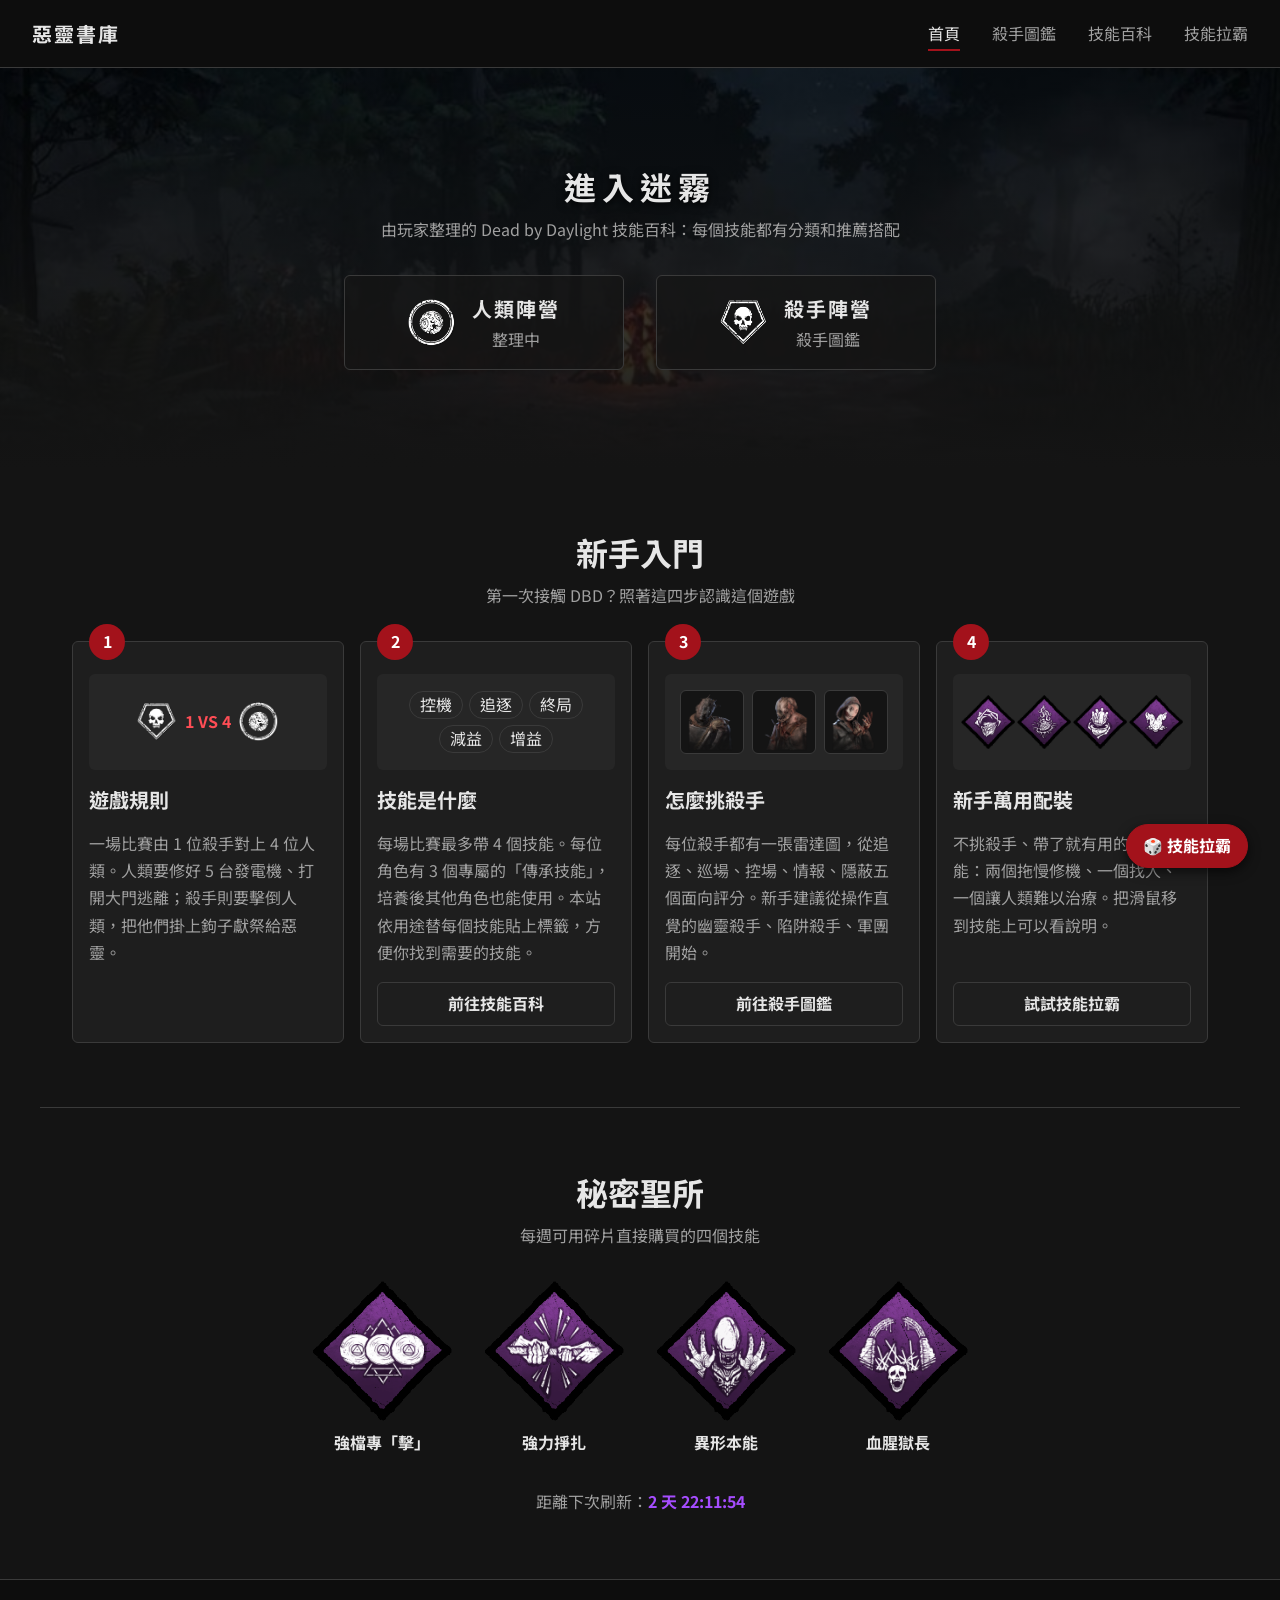
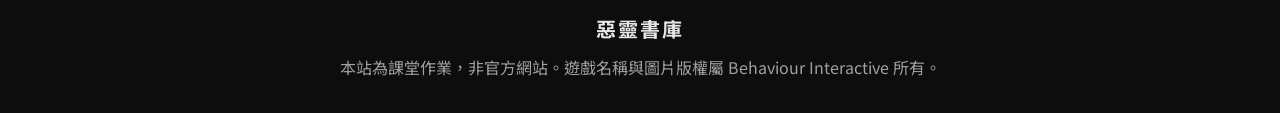
<file: index.html>
<!DOCTYPE html>
<html lang="zh-TW">
<head>
    <meta charset="UTF-8">
    <meta name="viewport" content="width=device-width, initial-scale=1.0">
    <title>惡靈書庫 - DBD 技能百科</title>
    <link rel="preconnect" href="https://fonts.googleapis.com">
    <link rel="preconnect" href="https://fonts.gstatic.com" crossorigin>
    <link href="https://fonts.googleapis.com/css2?family=Noto+Sans+TC:wght@400;700&display=swap" rel="stylesheet">
    <link rel="stylesheet" href="assets/css/style.css">
    <script src="assets/js/site.js"></script>
</head>
<body>
    <!-- 頂部導覽列（每一頁都用同一份） -->
    <header class="navbar">
        <a href="index.html" class="logo">惡靈書庫</a>
        <nav>
            <a href="index.html" class="active">首頁</a>
            <a href="killers.html">殺手圖鑑</a>
            <a href="perks.html">技能百科</a>
            <a href="roulette.html">技能拉霸</a>
        </nav>
    </header>

    <!-- 主視覺：進入迷霧 -->
    <section class="hero-section">
        <h1>進入迷霧</h1>
        <p class="hero-tagline">由玩家整理的 Dead by Daylight 技能百科：每個技能都有分類和推薦搭配</p>
        <div class="hero-content">
            <a href="survivors.html" class="camp-card">
                <img src="assets/images/icon/survivor.webp" alt="" class="camp-icon">
                <span>人類陣營<span class="camp-note">整理中</span></span>
            </a>
            <a href="killers.html" class="camp-card">
                <img src="assets/images/icon/killer.webp" alt="" class="camp-icon">
                <span>殺手陣營<span class="camp-note">殺手圖鑑</span></span>
            </a>
        </div>
    </section>

    <!-- 新手入門 -->
    <section class="section guide-section">
        <h2 class="section-title">新手入門</h2>
        <p class="section-subtitle">第一次接觸 DBD？照著這四步認識這個遊戲</p>

        <div class="guide-steps">
            <!-- 1. 遊戲規則 -->
            <article class="guide-card">
                <div class="guide-visual">
                    <img src="assets/images/icon/killer.webp" alt="殺手" class="camp-icon">
                    <span class="vs-text">1 VS 4</span>
                    <img src="assets/images/icon/survivor.webp" alt="人類" class="camp-icon">
                </div>
                <h3>遊戲規則</h3>
                <p>一場比賽由 1 位殺手對上 4 位人類。人類要修好 5 台發電機、打開大門逃離；殺手則要擊倒人類，把他們掛上鉤子獻祭給惡靈。</p>
            </article>

            <!-- 2. 技能是什麼 -->
            <article class="guide-card">
                <div class="guide-visual">
                    <div class="tag-list">
                        <span class="tag">控機</span>
                        <span class="tag">追逐</span>
                        <span class="tag">終局</span>
                        <span class="tag">減益</span>
                        <span class="tag">增益</span>
                    </div>
                </div>
                <h3>技能是什麼</h3>
                <p>每場比賽最多帶 4 個技能。每位角色有 3 個專屬的「傳承技能」，培養後其他角色也能使用。本站依用途替每個技能貼上標籤，方便你找到需要的技能。</p>
                <a href="perks.html" class="btn btn-ghost">前往技能百科</a>
            </article>

            <!-- 3. 怎麼挑殺手 -->
            <article class="guide-card">
                <div class="guide-visual">
                    <a href="killers.html#wraith" title="幽靈殺手"><img src="assets/images/chara/killers/Wraith.png" alt="幽靈殺手" class="mini-killer"></a>
                    <a href="killers.html#trapper" title="陷阱殺手"><img src="assets/images/chara/killers/Trapper.png" alt="陷阱殺手" class="mini-killer"></a>
                    <a href="killers.html#legion" title="軍團"><img src="assets/images/chara/killers/Legion.png" alt="軍團" class="mini-killer"></a>
                </div>
                <h3>怎麼挑殺手</h3>
                <p>每位殺手都有一張雷達圖，從追逐、巡場、控場、情報、隱蔽五個面向評分。新手建議從操作直覺的幽靈殺手、陷阱殺手、軍團開始。</p>
                <a href="killers.html" class="btn btn-ghost">前往殺手圖鑑</a>
            </article>

            <!-- 4. 萬用配裝 -->
            <article class="guide-card">
                <div class="guide-visual">
                    <!-- 由 main.js 依 beginnerBuildIds 填入 -->
                    <div class="perk-grid perk-grid--sm" id="beginner-build"></div>
                </div>
                <h3>新手萬用配裝</h3>
                <p>不挑殺手、帶了就有用的四個技能：兩個拖慢修機、一個找人、一個讓人類難以治療。把滑鼠移到技能上可以看說明。</p>
                <a href="roulette.html" class="btn btn-ghost">試試技能拉霸</a>
            </article>
        </div>
    </section>

    <!-- 秘密聖所 -->
    <section class="section shrine-section">
        <h2 class="section-title">秘密聖所</h2>
        <p class="section-subtitle">每週可用碎片直接購買的四個技能</p>
        <!-- 由 main.js 依 shrinePerkIds 填入 -->
        <div class="perk-grid" id="shrine-grid"></div>
        <p class="countdown">距離下次刷新：<span id="shrine-countdown">--</span></p>
    </section>

    <!-- 右下角：技能拉霸 -->
    <a href="roulette.html" class="btn btn-primary fab-roulette">🎲 技能拉霸</a>

    <!-- 頁尾 -->
    <footer class="footer">
        <span class="logo">惡靈書庫</span>
        <p>本站為課堂作業，非官方網站。遊戲名稱與圖片版權屬 Behaviour Interactive 所有。</p>
    </footer>

    <!-- 全站共用的技能提示框（預設隱藏） -->
    <div id="js-tooltip" class="js-tooltip">
        <h4 id="tt-name"></h4>
        <p id="tt-owner" class="perk-owner"></p>
        <div id="tt-tags" class="tag-list"></div>
        <p id="tt-desc" class="perk-desc"></p>
    </div>

    <script src="assets/js/main.js"></script>
</body>
</html>
</file>
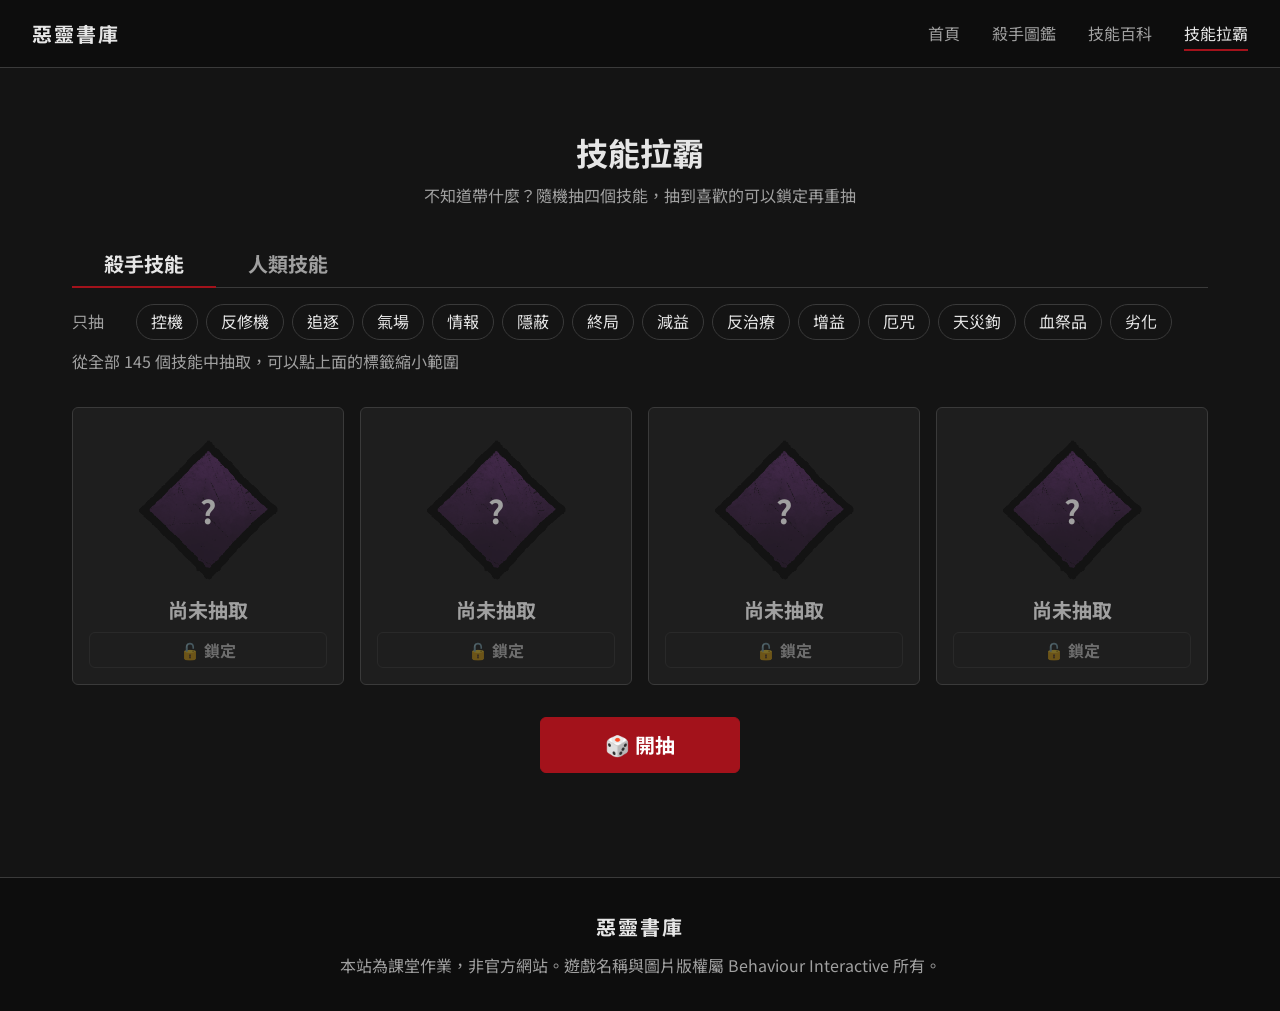
<file: roulette.html>
<!DOCTYPE html>
<html lang="zh-TW">
<head>
    <meta charset="UTF-8">
    <meta name="viewport" content="width=device-width, initial-scale=1.0">
    <title>技能拉霸 - 惡靈書庫</title>
    <link rel="preconnect" href="https://fonts.googleapis.com">
    <link rel="preconnect" href="https://fonts.gstatic.com" crossorigin>
    <link href="https://fonts.googleapis.com/css2?family=Noto+Sans+TC:wght@400;700&display=swap" rel="stylesheet">
    <link rel="stylesheet" href="assets/css/style.css">
    <script src="assets/js/site.js"></script>
</head>
<body>
    <header class="navbar">
        <a href="index.html" class="logo">惡靈書庫</a>
        <nav>
            <a href="index.html">首頁</a>
            <a href="killers.html">殺手圖鑑</a>
            <a href="perks.html">技能百科</a>
            <a href="roulette.html" class="active">技能拉霸</a>
        </nav>
    </header>

    <main class="section">
        <h1 class="section-title">技能拉霸</h1>
        <p class="section-subtitle">不知道帶什麼？隨機抽四個技能，抽到喜歡的可以鎖定再重抽</p>

        <div class="role-tabs roulette-tabs" role="tablist">
            <button class="role-tab active" data-role="killer" role="tab">殺手技能</button>
            <button class="role-tab" data-role="survivor" role="tab">人類技能</button>
        </div>

        <!-- 抽取範圍：由 roulette.js 依資料產生 -->
        <div class="pool-filter">
            <span class="filter-label">只抽</span>
            <div class="tag-list tag-filter" id="pool-tags"></div>
        </div>
        <p class="muted pool-hint" id="pool-hint"></p>

        <!-- 四個拉霸格 -->
        <div class="slot-row" id="slot-row"></div>

        <div class="roll-area">
            <button class="btn btn-primary btn-roll" id="roll-btn">🎲 開抽</button>
            <p class="muted" id="roll-msg"></p>
        </div>

        <!-- 搭配提示 -->
        <section class="combo-section" id="combo-section">
            <h2 class="combo-title">這組的搭配</h2>
            <div class="combo-list" id="combo-list"></div>
        </section>
    </main>

    <footer class="footer">
        <span class="logo">惡靈書庫</span>
        <p>本站為課堂作業，非官方網站。遊戲名稱與圖片版權屬 Behaviour Interactive 所有。</p>
    </footer>

    <script src="assets/js/perk-common.js"></script>
    <script src="assets/js/roulette.js"></script>
</body>
</html>
</file>
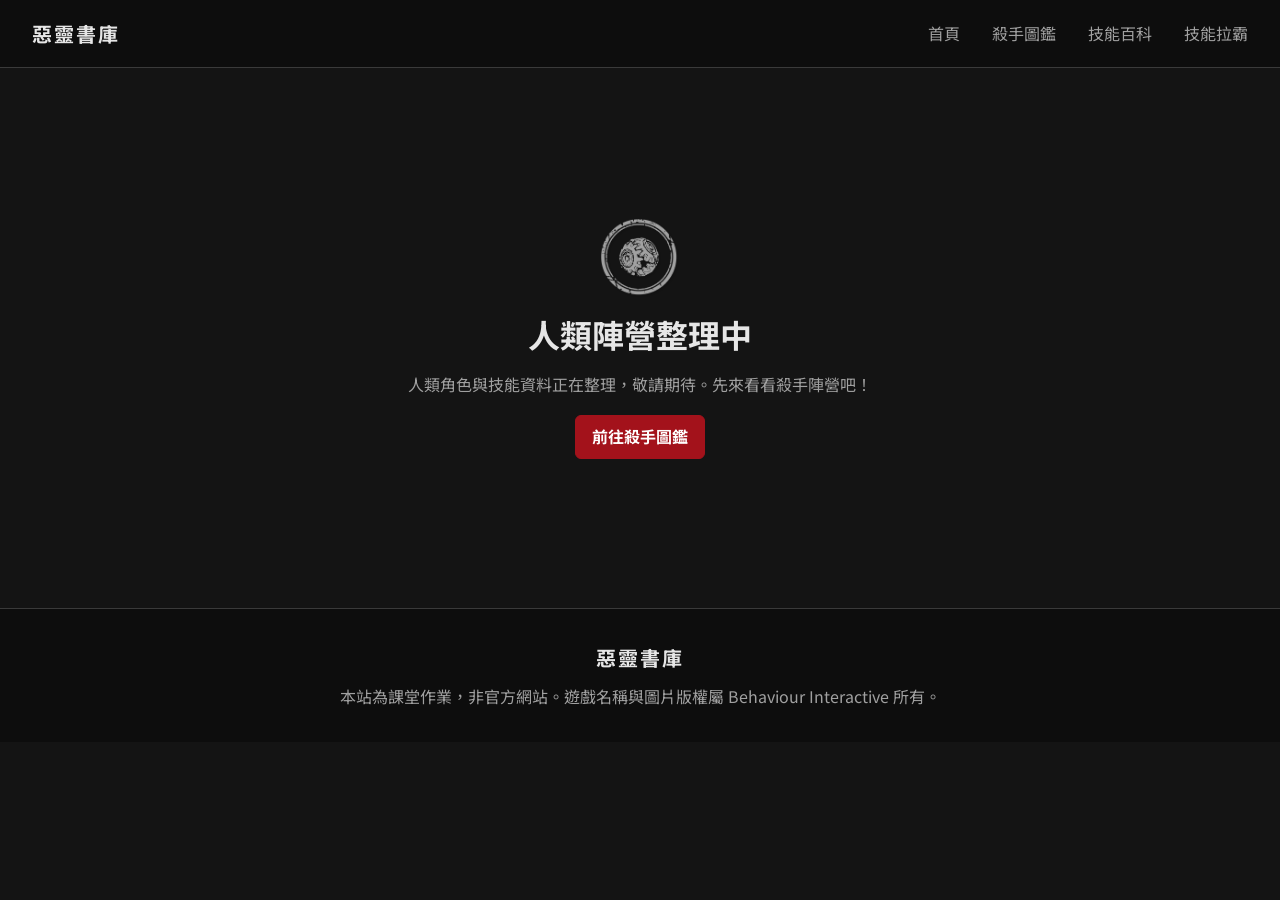
<file: survivors.html>
<!DOCTYPE html>
<html lang="zh-TW">
<head>
    <meta charset="UTF-8">
    <meta name="viewport" content="width=device-width, initial-scale=1.0">
    <title>人類陣營 - 惡靈書庫</title>
    <link rel="preconnect" href="https://fonts.googleapis.com">
    <link rel="preconnect" href="https://fonts.gstatic.com" crossorigin>
    <link href="https://fonts.googleapis.com/css2?family=Noto+Sans+TC:wght@400;700&display=swap" rel="stylesheet">
    <link rel="stylesheet" href="assets/css/style.css">
    <script src="assets/js/site.js"></script>
</head>
<body>
    <header class="navbar">
        <a href="index.html" class="logo">惡靈書庫</a>
        <nav>
            <a href="index.html">首頁</a>
            <a href="killers.html">殺手圖鑑</a>
            <a href="perks.html">技能百科</a>
            <a href="roulette.html">技能拉霸</a>
        </nav>
    </header>

    <main class="wip">
        <img src="assets/images/icon/survivor.webp" alt="" class="camp-icon">
        <h1>人類陣營整理中</h1>
        <p class="muted">人類角色與技能資料正在整理，敬請期待。先來看看殺手陣營吧！</p>
        <a href="killers.html" class="btn btn-primary">前往殺手圖鑑</a>
    </main>

    <footer class="footer">
        <span class="logo">惡靈書庫</span>
        <p>本站為課堂作業，非官方網站。遊戲名稱與圖片版權屬 Behaviour Interactive 所有。</p>
    </footer>
</body>
</html>
</file>
<file: assets/css/style.css>
/* =========================================
   設計規則（全站共用，請優先改這裡）
   - 字級 3 種：--fs-lg / --fs-md / --fs-sm
   - 字型 1 種：Noto Sans TC（備援：微軟正黑體）
   - 色相 3 種：灰階（中性）＋ 血紅（主色）＋ 紫色（技能專用）
   - 按鈕 2 種：.btn-primary（紅底）/ .btn-ghost（灰框）
   ========================================= */
:root {
    /* 字級 */
    --fs-lg: 32px;   /* 大標：頁面與區塊標題 */
    --fs-md: 20px;   /* 小標：卡片標題、按鈕、Logo */
    --fs-sm: 16px;   /* 內文 */

    /* 字型 */
    --font: 'Noto Sans TC', '微軟正黑體', 'Microsoft JhengHei', sans-serif;

    /* 灰階 */
    --c-bg: #141414;
    --c-surface: #1e1e1e;
    --c-surface-2: #262626;
    --c-border: #3a3a3a;
    --c-text: #e6e6e6;
    --c-muted: #a0a0a0;

    /* 主色：血紅 */
    --c-red: #a3121b;
    --c-red-hover: #c41a24;
    --c-red-light: #ff4d55;

    /* 輔助色：紫（只用在技能相關） */
    --c-purple: #a64dff;
    --c-purple-glow: rgba(166, 77, 255, 0.45);

    /* 間距與圓角 */
    --gap-sm: 8px;
    --gap-md: 16px;
    --gap-lg: 32px;
    --gap-xl: 64px;
    --radius: 6px;
    --page-max: 1200px;
}

/* #region 全域 */
* {
    box-sizing: border-box;
    margin: 0;
    padding: 0;
}

body {
    font-family: var(--font);
    font-size: var(--fs-sm);
    background-color: var(--c-bg);
    color: var(--c-text);
    line-height: 1.7;
}

img { display: block; }

a { color: inherit; }

h1, h2 { font-size: var(--fs-lg); line-height: 1.3; }
h3, h4 { font-size: var(--fs-md); line-height: 1.4; }

.muted { color: var(--c-muted); }

/* 區塊共用 */
.section {
    max-width: var(--page-max);
    margin: 0 auto;
    padding: var(--gap-xl) var(--gap-lg);
}

.section-title {
    text-align: center;
    margin-bottom: var(--gap-sm);
}

.section-subtitle {
    text-align: center;
    color: var(--c-muted);
    margin-bottom: var(--gap-lg);
}

.section + .section { border-top: 1px solid var(--c-border); }
/* #endregion */

/* #region 按鈕（全站只有這兩種） */
.btn {
    display: inline-flex;
    align-items: center;
    justify-content: center;
    gap: var(--gap-sm);
    height: 44px;
    padding: 0 var(--gap-md);
    border-radius: var(--radius);
    font-family: inherit;
    font-size: var(--fs-sm);
    font-weight: bold;
    text-decoration: none;
    cursor: pointer;
    transition: background-color 0.2s, border-color 0.2s, color 0.2s;
}

.btn-primary {
    background-color: var(--c-red);
    border: 1px solid var(--c-red);
    color: #fff;
}
.btn-primary:hover { background-color: var(--c-red-hover); border-color: var(--c-red-hover); }

.btn-ghost {
    background-color: transparent;
    border: 1px solid var(--c-border);
    color: var(--c-text);
}
.btn-ghost:hover { border-color: var(--c-red-light); color: var(--c-red-light); }
/* #endregion */

/* #region 導覽列 */
.navbar {
    display: flex;
    justify-content: space-between;
    align-items: center;
    flex-wrap: wrap;
    gap: var(--gap-md);
    padding: var(--gap-md) var(--gap-lg);
    background-color: #0d0d0d;
    border-bottom: 1px solid var(--c-border);
    position: sticky;
    top: 0;
    z-index: 100;
}

.logo {
    font-size: var(--fs-md);
    font-weight: bold;
    text-decoration: none;
    letter-spacing: 2px;
}

.navbar nav {
    display: flex;
    flex-wrap: wrap;
    gap: var(--gap-lg);
}

.navbar nav a {
    text-decoration: none;
    color: var(--c-muted);
    padding: 4px 0;
    border-bottom: 2px solid transparent;
    transition: color 0.2s, border-color 0.2s;
}

.navbar nav a:hover { color: var(--c-text); }

.navbar nav a.active {
    color: var(--c-text);
    border-bottom-color: var(--c-red);
}
/* #endregion */

/* #region 首頁：主視覺 */
.hero-section {
    min-height: 400px;
    display: flex;
    flex-direction: column;
    justify-content: center;
    align-items: center;
    text-align: center;
    padding: var(--gap-xl) var(--gap-md);

    background-image:
        linear-gradient(rgba(0, 0, 0, 0.55), rgba(20, 20, 20, 1)),
        url('../images/lobby.jpeg');
    background-size: cover;
    background-position: center;
}

.hero-section h1 {
    letter-spacing: 6px;
    text-shadow: 0 2px 8px #000;
}

.hero-tagline {
    color: var(--c-muted);
    margin: var(--gap-sm) 0 var(--gap-lg);
}

.hero-content {
    display: flex;
    flex-wrap: wrap;
    justify-content: center;
    gap: var(--gap-lg);
}

/* 雙陣營入口 */
.camp-card {
    display: flex;
    align-items: center;
    justify-content: center;
    gap: var(--gap-md);
    width: 280px;
    padding: var(--gap-md) var(--gap-lg);
    background-color: rgba(20, 20, 20, 0.75);
    border: 1px solid var(--c-border);
    border-radius: var(--radius);
    color: var(--c-text);
    text-decoration: none;
    font-size: var(--fs-md);
    font-weight: bold;
    letter-spacing: 2px;
    transition: border-color 0.2s, transform 0.2s;
}

.camp-card:hover {
    border-color: var(--c-red-light);
    transform: translateY(-2px);
}

.camp-icon {
    width: 48px;
    height: 48px;
    object-fit: contain;
}

.camp-note {
    display: block;
    font-size: var(--fs-sm);
    font-weight: normal;
    color: var(--c-muted);
    letter-spacing: 0;
}
/* #endregion */

/* #region 首頁：新手入門 */
.guide-steps {
    display: grid;
    grid-template-columns: repeat(4, 1fr);
    gap: var(--gap-md);
    counter-reset: step;
}

.guide-card {
    display: flex;
    flex-direction: column;
    gap: var(--gap-md);
    padding: var(--gap-lg) var(--gap-md) var(--gap-md);
    background-color: var(--c-surface);
    border: 1px solid var(--c-border);
    border-radius: var(--radius);
    position: relative;
}

/* 步驟編號 */
.guide-card::before {
    counter-increment: step;
    content: counter(step);
    position: absolute;
    top: -18px;
    left: var(--gap-md);
    width: 36px;
    height: 36px;
    border-radius: 50%;
    background-color: var(--c-red);
    color: #fff;
    font-weight: bold;
    display: flex;
    align-items: center;
    justify-content: center;
}

.guide-card p { color: var(--c-muted); }

/* 卡片裡的視覺區（固定高度讓四張卡對齊） */
.guide-visual {
    height: 96px;
    display: flex;
    align-items: center;
    justify-content: center;
    gap: var(--gap-sm);
    background-color: var(--c-surface-2);
    border-radius: var(--radius);
}

.guide-visual .camp-icon { width: 40px; height: 40px; }

.vs-text { font-weight: bold; color: var(--c-red-light); }

.tag-list {
    display: flex;
    flex-wrap: wrap;
    justify-content: center;
    gap: 6px;
    padding: 0 var(--gap-sm);
}

/* 小人頭（推薦殺手） */
.mini-killer {
    width: 64px;
    height: 64px;
    object-fit: cover;
    object-position: top;
    border: 1px solid var(--c-border);
    border-radius: var(--radius);
    background-color: var(--c-bg);
}

.guide-card .btn { margin-top: auto; }

.guide-list {
    list-style: none;
    color: var(--c-muted);
}
.guide-list b { color: var(--c-text); }
/* #endregion */

/* #region 技能標籤 */
.tag {
    display: inline-block;
    padding: 0 10px;
    border: 1px solid var(--c-border);
    border-radius: 999px;
    color: var(--c-text);
    font-size: var(--fs-sm);
    line-height: 1.6;
    white-space: nowrap;
}
/* #endregion */

/* #region 技能菱形圖示（全站共用） */
.perk-grid {
    display: flex;
    flex-wrap: wrap;
    justify-content: center;
    gap: var(--gap-lg);
}

.perk-item {
    display: flex;
    flex-direction: column;
    align-items: center;
    cursor: pointer;
    width: 140px;
    text-align: center;
}

.perk-image-wrapper {
    position: relative;
    width: 140px;
    height: 140px;
    margin-bottom: var(--gap-sm);
    transition: transform 0.3s ease, filter 0.3s ease;
}

.diamond-bg {
    width: 100%;
    height: 100%;
    object-fit: contain;
}

.perk-icon {
    position: absolute;
    top: 50%;
    left: 50%;
    transform: translate(-50%, -50%);
    width: 80%;
    height: auto;
    z-index: 2;
}

.perk-item:hover .perk-image-wrapper {
    transform: scale(1.05);
    filter: drop-shadow(0 0 16px var(--c-purple-glow));
}

.perk-item p { font-weight: bold; }

/* 小尺寸版本（新手入門卡片用） */
.perk-grid.perk-grid--sm { gap: 2px; flex-wrap: nowrap; }
.perk-grid--sm .perk-item { width: auto; }
.perk-grid--sm .perk-image-wrapper { width: 54px; height: 54px; margin-bottom: 0; }
.perk-grid--sm .perk-item p { display: none; }
/* #endregion */

/* #region 首頁：秘密聖所 */
.shrine-section .perk-grid { margin-bottom: var(--gap-lg); }

.countdown {
    text-align: center;
    color: var(--c-muted);
}

.countdown span {
    color: var(--c-purple);
    font-weight: bold;
    font-variant-numeric: tabular-nums;
}
/* #endregion */

/* #region 頁尾 */
.footer {
    background-color: #0d0d0d;
    border-top: 1px solid var(--c-border);
    padding: var(--gap-lg);
    text-align: center;
    color: var(--c-muted);
}

.footer .logo { display: block; color: var(--c-text); margin-bottom: var(--gap-sm); }
/* #endregion */

/* #region 右下角拉霸按鈕 */
.fab-roulette {
    position: fixed;
    bottom: var(--gap-lg);
    right: var(--gap-lg);
    z-index: 50;
    border-radius: 999px;
    box-shadow: 0 4px 12px rgba(0, 0, 0, 0.6);
}
/* #endregion */

/* #region 技能提示框 */
.js-tooltip {
    position: fixed;
    width: 280px;
    background-color: rgba(13, 13, 13, 0.96);
    border: 1px solid var(--c-border);
    border-top: 2px solid var(--c-purple);
    border-radius: var(--radius);
    padding: var(--gap-md);
    text-align: left;
    box-shadow: 0 8px 20px rgba(0, 0, 0, 0.8);
    z-index: 9999;
    opacity: 0;
    visibility: hidden;
    pointer-events: none;
    transition: opacity 0.2s ease;
}

.js-tooltip.show { opacity: 1; visibility: visible; }

.js-tooltip h4 {
    color: #fff;
    border-bottom: 1px solid var(--c-border);
    padding-bottom: 4px;
    margin-bottom: 4px;
}

.perk-owner { color: var(--c-muted); }

.perk-desc { color: var(--c-text); margin-top: var(--gap-sm); white-space: pre-line; }

.js-tooltip .tag-list { justify-content: flex-start; padding: 0; margin-top: var(--gap-sm); }
/* #endregion */

/* #region 建置中頁面 */
.wip {
    min-height: 60vh;
    display: flex;
    flex-direction: column;
    align-items: center;
    justify-content: center;
    gap: var(--gap-md);
    text-align: center;
    padding: var(--gap-xl) var(--gap-md);
}
.wip .camp-icon { width: 80px; height: 80px; opacity: 0.6; }
/* #endregion */

/* #region 殺手圖鑑頁 */
.killers-grid {
    display: grid;
    grid-template-columns: repeat(auto-fill, minmax(140px, 1fr));
    gap: var(--gap-md);
}

.killer-card {
    display: flex;
    flex-direction: column;
    align-items: center;
    gap: var(--gap-sm);
    background: none;
    border: none;
    color: var(--c-text);
    font-family: inherit;
    font-size: var(--fs-sm);
    cursor: pointer;
}

.killer-image-wrapper {
    position: relative;
    width: 100%;
    aspect-ratio: 1;
    transition: transform 0.3s ease, filter 0.3s ease;
}

.killer-card:hover .killer-image-wrapper {
    transform: scale(1.06);
    filter: drop-shadow(0 0 12px rgba(163, 18, 27, 0.8));
}

.killer-card:hover .killer-card-name { color: var(--c-red-light); }

.killer-bg, .killer-faction, .killer-icon {
    position: absolute;
    inset: 0;
    width: 100%;
    height: 100%;
    object-fit: contain;
    pointer-events: none;
}
.killer-faction { z-index: 1; }
.killer-icon { z-index: 2; }
/* #endregion */

/* #region 殺手詳細視窗 */
.modal-overlay {
    position: fixed;
    inset: 0;
    background: rgba(0, 0, 0, 0.85);
    display: none;
    justify-content: center;
    align-items: center;
    z-index: 9999;
}

.modal-overlay.show { display: flex; }

.modal-content { position: relative; }

.close-btn {
    position: absolute;
    top: var(--gap-sm);
    right: var(--gap-md);
    font-size: var(--fs-lg);
    color: var(--c-muted);
    cursor: pointer;
    line-height: 1;
    z-index: 10;
    transition: color 0.2s;
}
.close-btn:hover { color: var(--c-red-light); }

.large-modal {
    width: 920px;
    max-width: 95vw;
    max-height: 88vh;
    overflow-y: auto;
    padding: var(--gap-lg);
    background-color: #121212;
    border: 1px solid var(--c-border);
    border-top: 2px solid var(--c-red);
    border-radius: var(--radius);
}

.modal-top-section {
    display: flex;
    gap: var(--gap-lg);
    align-items: flex-start;
}

.modal-left-col { display: flex; flex-direction: column; gap: var(--gap-md); }

.portrait-group { display: flex; gap: var(--gap-md); }

/* 立繪框：正方形，和角色圖比例一致 */
.m-portrait {
    position: relative;
    width: 300px;
    aspect-ratio: 1;
    flex-shrink: 0;
}

.m-portrait-bg,
.m-portrait-img {
    position: absolute;
    inset: 0;
    width: 100%;
    height: 100%;
    object-fit: contain;
}

.m-portrait-img { z-index: 1; }

/* 傳承技能（直排三個） */
.m-perks-col {
    display: flex;
    flex-direction: column;
    justify-content: space-around;
    width: 110px;
}

.m-perk {
    display: flex;
    flex-direction: column;
    align-items: center;
    text-align: center;
    text-decoration: none;
    color: var(--c-text);
    line-height: 1.3;
}

.m-perk .perk-image-wrapper { width: 80px; height: 80px; margin: 0; }
.m-perk:hover .perk-image-wrapper { transform: scale(1.05); filter: drop-shadow(0 0 12px var(--c-purple-glow)); }
.m-perk:hover span { color: var(--c-purple); }

.m-base-stats {
    display: grid;
    grid-template-columns: repeat(3, 1fr);
    gap: var(--gap-sm);
    padding: var(--gap-sm) var(--gap-md);
    background: var(--c-surface);
    border: 1px solid var(--c-border);
    border-radius: var(--radius);
}

.stat-item {
    display: flex;
    flex-direction: column;
    align-items: center;
    text-align: center;
    line-height: 1.4;
}
.stat-icon { width: 20px; height: 20px; object-fit: contain; }

.info-group { flex: 1; display: flex; flex-direction: column; min-width: 0; }

.text-stats h2 { color: #fff; }

.radar-section {
    display: flex;
    flex-direction: column;
    align-items: center;
    margin-top: var(--gap-md);
}

.radar-title { color: var(--c-muted); letter-spacing: 2px; }

.radar-container {
    position: relative;
    width: 100%;
    max-width: 340px;
    aspect-ratio: 1;
}

.radar-empty {
    position: absolute;
    inset: 0;
    display: none;
    align-items: center;
    justify-content: center;
    border: 1px dashed var(--c-border);
    border-radius: 50%;
}

.modal-divider {
    border: none;
    border-top: 1px solid var(--c-border);
    margin: var(--gap-lg) 0;
}

/* 能力介紹 */
.power-section {
    display: flex;
    gap: var(--gap-lg);
    align-items: flex-start;
}

.power-icon-box {
    flex-shrink: 0;
    width: 112px;
    height: 112px;
    padding: var(--gap-sm);
    background: var(--c-surface);
    border: 1px solid var(--c-border);
    border-radius: var(--radius);
}

.power-icon { width: 100%; height: 100%; object-fit: contain; }

.power-label { letter-spacing: 2px; }
.power-text h3 { color: var(--c-red-light); margin-bottom: var(--gap-sm); }
.power-text p#m-power-desc { line-height: 1.8; white-space: pre-line; }
/* #endregion */

/* #region 技能百科頁 */
.btn-sm { height: 36px; }

.perk-toolbar {
    display: flex;
    flex-direction: column;
    gap: var(--gap-md);
    margin-bottom: var(--gap-lg);
}

/* 殺手 / 人類分頁 */
.role-tabs {
    display: flex;
    border-bottom: 1px solid var(--c-border);
}

.role-tab {
    background: none;
    border: none;
    border-bottom: 2px solid transparent;
    margin-bottom: -1px;
    padding: var(--gap-sm) var(--gap-lg);
    font-family: inherit;
    font-size: var(--fs-md);
    font-weight: bold;
    color: var(--c-muted);
    cursor: pointer;
    transition: color 0.2s, border-color 0.2s;
}

.role-tab:hover { color: var(--c-text); }
.role-tab.active { color: var(--c-text); border-bottom-color: var(--c-red); }

.search-input {
    width: 100%;
    height: 44px;
    padding: 0 var(--gap-md);
    background-color: var(--c-surface);
    border: 1px solid var(--c-border);
    border-radius: var(--radius);
    color: var(--c-text);
    font-family: inherit;
    font-size: var(--fs-sm);
}

.search-input:focus { outline: none; border-color: var(--c-red-light); }

.filter-row {
    display: flex;
    align-items: center;
    justify-content: space-between;
    gap: var(--gap-md);
}

.tag-filter { justify-content: flex-start; padding: 0; gap: var(--gap-sm); }

/* 標籤篩選分組 */
.filter-groups { display: flex; flex-direction: column; gap: var(--gap-sm); }

.filter-group {
    display: flex;
    align-items: center;
    gap: var(--gap-md);
}

.filter-label {
    flex-shrink: 0;
    width: 48px;
    color: var(--c-muted);
}

/* 進階篩選（可展開） */
details.filter-group { display: block; }
details.filter-group .filter-label { width: auto; cursor: pointer; }
details.filter-group .tag-filter { margin-top: var(--gap-sm); }

summary { cursor: pointer; color: var(--c-muted); }
summary:hover { color: var(--c-text); }

/* 標籤說明 */
.tag-legend {
    padding: var(--gap-sm) var(--gap-md);
    background-color: var(--c-surface);
    border: 1px solid var(--c-border);
    border-radius: var(--radius);
}

.tag-legend-body {
    display: grid;
    grid-template-columns: repeat(auto-fit, minmax(300px, 1fr));
    gap: var(--gap-md) var(--gap-lg);
    padding: var(--gap-md) 0 var(--gap-sm);
}

.legend-group h4 { font-size: var(--fs-sm); color: var(--c-muted); margin-bottom: var(--gap-sm); }

.legend-item {
    display: flex;
    align-items: baseline;
    gap: var(--gap-md);
    margin-bottom: var(--gap-sm);
}

.legend-item dt { flex-shrink: 0; width: 88px; }
.legend-item dd { color: var(--c-muted); }

/* 可點的標籤 */
.tag-btn {
    background: none;
    font-family: inherit;
    padding: 4px 14px;
    cursor: pointer;
    transition: background-color 0.2s, border-color 0.2s;
}

.tag-btn:hover { border-color: var(--c-red-light); }
.tag-btn.active { background-color: var(--c-red); border-color: var(--c-red); color: #fff; }

.role-note:empty, .filter-hint:empty { display: none; }
.role-note { margin-bottom: var(--gap-md); }

/* 技能卡片清單 */
.perk-list {
    display: grid;
    grid-template-columns: repeat(auto-fill, minmax(320px, 1fr));
    gap: var(--gap-md);
}

.perk-card {
    display: flex;
    align-items: center;
    gap: var(--gap-md);
    padding: var(--gap-md);
    background-color: var(--c-surface);
    border: 1px solid var(--c-border);
    border-radius: var(--radius);
    color: inherit;
    font-family: inherit;
    font-size: var(--fs-sm);
    text-align: left;
    cursor: pointer;
    transition: border-color 0.2s;
}

.perk-card:hover { border-color: var(--c-purple); }

.perk-card .perk-image-wrapper,
.synergy-item .perk-image-wrapper {
    width: 80px;
    height: 80px;
    margin: 0;
    flex-shrink: 0;
}

.perk-card:hover .perk-image-wrapper { filter: drop-shadow(0 0 12px var(--c-purple-glow)); }

.perk-card-text { min-width: 0; }

/* 別稱：用紫色和正式名稱區分 */
.perk-alias { color: var(--c-purple); }
.perk-card-text .tag-list { justify-content: flex-start; padding: 0; margin-top: 6px; }

.empty-state { display: none; text-align: center; padding: var(--gap-xl) 0; }

/* 技能詳細視窗 */
.perk-modal {
    width: 720px;
    max-width: 95vw;
    max-height: 85vh;
    overflow-y: auto;
    padding: var(--gap-lg);
    background-color: #121212;
    border: 1px solid var(--c-border);
    border-top: 2px solid var(--c-purple);
    border-radius: var(--radius);
}

.perk-detail-head {
    display: flex;
    align-items: center;
    gap: var(--gap-lg);
    padding-right: var(--gap-lg);
}

.perk-detail-head .perk-image-wrapper { flex-shrink: 0; margin: 0; }
.perk-detail-head .tag-list { justify-content: flex-start; align-items: center; padding: 0; margin-top: var(--gap-sm); }
.status-row:empty { display: none; }
.status-row .muted { margin-right: 4px; }

.perk-detail-desc {
    white-space: pre-line;
    margin: var(--gap-lg) 0;
    padding: var(--gap-md);
    background-color: var(--c-surface);
    border-left: 3px solid var(--c-purple);
    border-radius: var(--radius);
}

.synergy-title { margin-bottom: var(--gap-md); }

.synergy-list { display: flex; flex-direction: column; gap: var(--gap-sm); }

.synergy-item {
    display: flex;
    align-items: center;
    gap: var(--gap-md);
    padding: var(--gap-sm) var(--gap-md);
    background-color: var(--c-surface);
    border: 1px solid var(--c-border);
    border-radius: var(--radius);
    color: inherit;
    font-family: inherit;
    font-size: var(--fs-sm);
    text-align: left;
    cursor: pointer;
    transition: border-color 0.2s;
}

.synergy-item:hover { border-color: var(--c-purple); }
.synergy-item .perk-image-wrapper { width: 64px; height: 64px; }
.synergy-item h4 { font-size: var(--fs-sm); }
/* #endregion */

/* #region 技能拉霸頁 */
.roulette-tabs { margin-bottom: var(--gap-md); }

.pool-filter {
    display: flex;
    align-items: center;
    gap: var(--gap-md);
}

.pool-hint { margin: var(--gap-sm) 0 var(--gap-lg); }

.slot-row {
    display: grid;
    grid-template-columns: repeat(4, 1fr);
    gap: var(--gap-md);
}

.slot {
    display: flex;
    flex-direction: column;
    align-items: center;
    gap: var(--gap-sm);
    padding: var(--gap-lg) var(--gap-md) var(--gap-md);
    background-color: var(--c-surface);
    border: 1px solid var(--c-border);
    border-radius: var(--radius);
    text-align: center;
    transition: border-color 0.2s;
}

.slot.locked { border-color: var(--c-purple); }

.slot-perk {
    display: flex;
    flex-direction: column;
    align-items: center;
    text-decoration: none;
    color: inherit;
}

.slot-perk h3 { margin-top: var(--gap-sm); }

a.slot-perk:hover .perk-image-wrapper {
    transform: scale(1.05);
    filter: drop-shadow(0 0 16px var(--c-purple-glow));
}

.slot .tag-list { min-height: 30px; }
.slot .lock-btn { margin-top: auto; width: 100%; }
.btn:disabled { opacity: 0.4; cursor: not-allowed; }

/* 尚未抽取的空格 */
.slot-empty span {
    position: absolute;
    inset: 0;
    display: flex;
    align-items: center;
    justify-content: center;
    font-size: var(--fs-lg);
    font-weight: bold;
    color: var(--c-muted);
}
.slot-empty .diamond-bg { opacity: 0.35; }

/* 轉動中 / 停下時的動畫 */
.slot.spinning .perk-icon { filter: blur(1px); opacity: 0.8; }

.slot.landed .perk-image-wrapper { animation: slot-pop 0.35s ease-out; }

@keyframes slot-pop {
    0%   { transform: scale(0.85); }
    60%  { transform: scale(1.08); }
    100% { transform: scale(1); }
}

.roll-area {
    display: flex;
    flex-direction: column;
    align-items: center;
    gap: var(--gap-sm);
    margin: var(--gap-lg) 0;
}

.btn-roll { height: 56px; padding: 0 var(--gap-xl); font-size: var(--fs-md); }

/* 搭配提示 */
.combo-section { display: none; }
.combo-section.show { display: block; }
.combo-title { font-size: var(--fs-md); margin-bottom: var(--gap-md); }

.combo-list { display: flex; flex-direction: column; gap: var(--gap-sm); }

.combo-item {
    display: flex;
    align-items: center;
    gap: var(--gap-md);
    padding: var(--gap-sm) var(--gap-md);
    background-color: var(--c-surface);
    border: 1px solid var(--c-border);
    border-left: 3px solid var(--c-purple);
    border-radius: var(--radius);
}

.combo-icons { display: flex; align-items: center; flex-shrink: 0; }
.combo-icons .perk-image-wrapper { width: 56px; height: 56px; margin: 0; }
.combo-plus { color: var(--c-muted); padding: 0 4px; }
.combo-item h3 { font-size: var(--fs-sm); }
/* #endregion */

/* #region 小巧思：轉場與懸浮效果 */

/* --- 換頁迷霧：進場時霧散開，離開時霧蓋上 --- */
body::after {
    content: '';
    position: fixed;
    inset: 0;
    z-index: 100000;
    pointer-events: none;
    background:
        radial-gradient(ellipse at 30% 40%, rgba(120, 120, 120, 0.35), transparent 60%),
        radial-gradient(ellipse at 70% 60%, rgba(90, 90, 90, 0.3), transparent 55%),
        var(--c-bg);
    animation: fog-out 0.6s ease-out forwards;
}

.is-leaving body::after { animation: fog-in 0.35s ease-in forwards; }

@keyframes fog-out {
    from { opacity: 1; }
    to   { opacity: 0; visibility: hidden; }
}

@keyframes fog-in {
    from { opacity: 0; visibility: visible; }
    to   { opacity: 1; visibility: visible; }
}

/* 內容跟著霧散開，稍微往上浮現 */
body > main,
body > section,
.hero-section { animation: rise-in 0.6s ease-out both; }

@keyframes rise-in {
    from { opacity: 0; transform: translateY(12px); }
    to   { opacity: 1; transform: none; }
}

/* --- 導覽列：底線從左邊滑出來 --- */
.navbar nav a {
    position: relative;
    border-bottom: none;
}

.navbar nav a::after {
    content: '';
    position: absolute;
    left: 0;
    right: 0;
    bottom: 0;
    height: 2px;
    background: var(--c-red);
    transform: scaleX(0);
    transform-origin: left;
    transition: transform 0.25s ease;
}

.navbar nav a:hover::after,
.navbar nav a.active::after { transform: scaleX(1); }

/* --- 紅色按鈕：一道光掃過 --- */
.btn-primary { overflow: hidden; }
.btn-primary:not(.fab-roulette) { position: relative; }

.btn-primary::before {
    content: '';
    position: absolute;
    top: 0;
    left: -60%;
    width: 40%;
    height: 100%;
    background: linear-gradient(100deg, transparent, rgba(255, 255, 255, 0.25), transparent);
    transform: skewX(-20deg);
    transition: left 0.5s ease;
}

.btn-primary:hover::before { left: 120%; }

/* --- 灰框按鈕：輕微浮起 --- */
.btn-ghost:hover { transform: translateY(-1px); }
.btn { transition: background-color 0.2s, border-color 0.2s, color 0.2s, transform 0.2s; }

/* --- 右下角拉霸按鈕：骰子晃一下 --- */
.fab-roulette:hover { animation: dice-wiggle 0.5s ease; }

@keyframes dice-wiggle {
    0%, 100% { transform: rotate(0); }
    25% { transform: rotate(-6deg); }
    50% { transform: rotate(5deg); }
    75% { transform: rotate(-3deg); }
}

/* --- 殺手卡片：紅光像心跳一樣跳動（恐懼範圍） --- */
.killer-card:hover .killer-image-wrapper {
    transform: scale(1.06);
    filter: none;
    animation: heartbeat 1s ease-in-out infinite;
}

@keyframes heartbeat {
    0%, 40%, 100% { filter: drop-shadow(0 0 6px rgba(163, 18, 27, 0.5)); }
    15%           { filter: drop-shadow(0 0 18px rgba(255, 77, 85, 0.9)); }
    30%           { filter: drop-shadow(0 0 12px rgba(255, 77, 85, 0.7)); }
}

/* --- 拉霸按鈕：抽獎時抖動 --- */
.btn-roll:disabled {
    opacity: 1;
    cursor: progress;
    animation: roll-shake 0.15s linear infinite;
}

@keyframes roll-shake {
    0%, 100% { transform: translateX(0) rotate(0); }
    25% { transform: translateX(-2px) rotate(-1deg); }
    75% { transform: translateX(2px) rotate(1deg); }
}

/* --- 回到頂端 --- */
.back-to-top {
    position: fixed;
    right: var(--gap-lg);
    bottom: var(--gap-lg);
    z-index: 50;
    width: 44px;
    padding: 0;
    border-radius: 50%;
    background-color: rgba(20, 20, 20, 0.85);
    font-size: var(--fs-md);
    opacity: 0;
    visibility: hidden;
    transform: translateY(10px);
    transition: opacity 0.25s, visibility 0.25s, transform 0.25s, border-color 0.2s, color 0.2s;
}

.back-to-top.show { opacity: 1; visibility: visible; transform: none; }
.back-to-top.above-fab { bottom: calc(var(--gap-lg) + 56px); }

/* 系統設定「減少動態效果」時關掉所有動畫 */
@media (prefers-reduced-motion: reduce) {
    *, *::before, *::after {
        animation: none !important;
        transition: none !important;
    }
    body::after { display: none; }
}
/* #endregion */

/* #region 響應式 */
@media (max-width: 960px) {
    .guide-steps { grid-template-columns: repeat(2, 1fr); row-gap: var(--gap-lg); }
    .slot-row { grid-template-columns: repeat(2, 1fr); }
    .modal-top-section { flex-direction: column; align-items: stretch; }
    .modal-left-col { align-items: center; }
}

@media (max-width: 600px) {
    :root { --fs-lg: 26px; }
    .navbar { padding: var(--gap-md); }
    .navbar nav { gap: var(--gap-md); }
    .section { padding: var(--gap-lg) var(--gap-md); }
    .guide-steps { grid-template-columns: 1fr; }
    .perk-item { width: 110px; }
    .perk-image-wrapper { width: 110px; height: 110px; }
    .perk-grid { gap: var(--gap-md); }
    .fab-roulette { bottom: var(--gap-md); right: var(--gap-md); }
    .back-to-top { right: var(--gap-md); bottom: var(--gap-md); }
    .back-to-top.above-fab { bottom: calc(var(--gap-md) + 56px); }
    .perk-list { grid-template-columns: 1fr; }
    .filter-row { flex-direction: column; align-items: stretch; }
    .perk-detail-head { flex-direction: column; text-align: center; padding-right: 0; }
    .perk-detail-head .tag-list { justify-content: center; }
    .perk-modal { padding: var(--gap-lg) var(--gap-md); }
    .slot { padding: var(--gap-md) var(--gap-sm); }
    .slot .perk-image-wrapper { width: 96px; height: 96px; }
    .pool-filter { align-items: flex-start; }
    .combo-item { flex-direction: column; align-items: flex-start; }
    .killers-grid { grid-template-columns: repeat(3, 1fr); gap: var(--gap-sm); }
    .large-modal { padding: var(--gap-lg) var(--gap-md); }
    .m-portrait { width: 200px; }
    .m-base-stats { align-self: stretch; }
    .power-section { flex-direction: column; align-items: center; gap: var(--gap-md); }
    .power-text { text-align: center; }
    .power-icon-box { width: 88px; height: 88px; }
    .m-perks-col { width: 96px; }
    .m-perk .perk-image-wrapper { width: 60px; height: 60px; }
}
/* #endregion */
</file>
